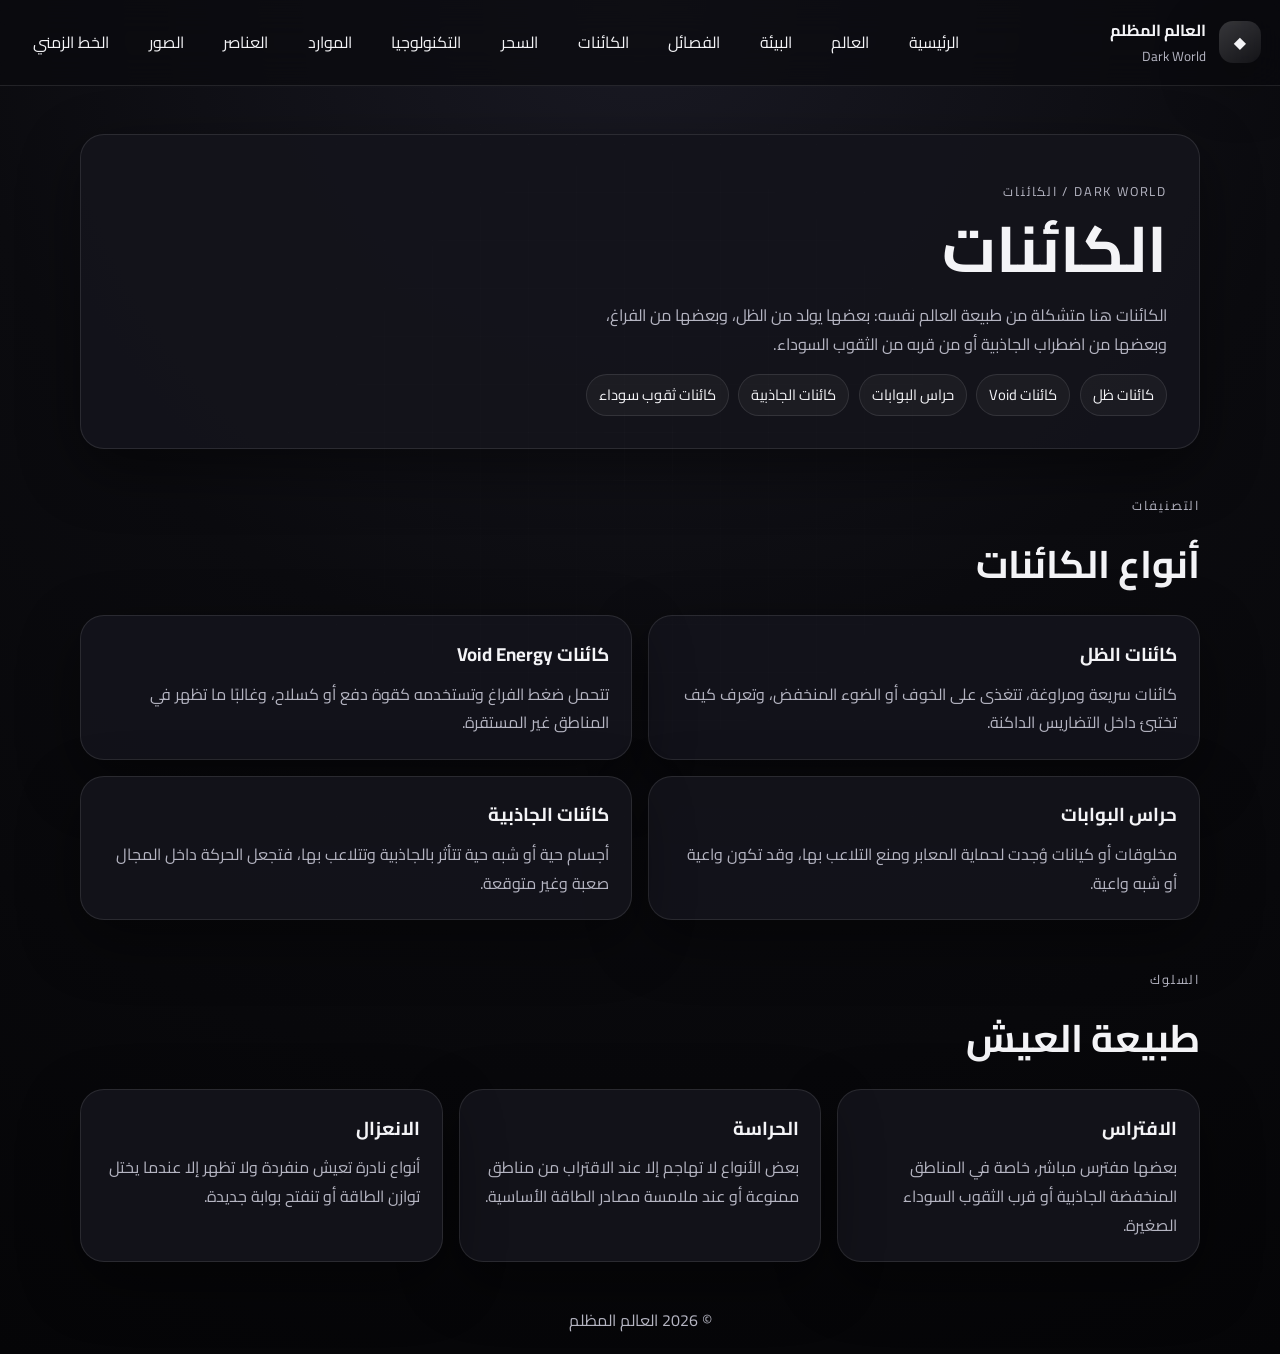
<file: pages/creatures.html>
<!DOCTYPE html>
<html lang="ar" dir="rtl">
<head>
  <meta charset="UTF-8" />
  <meta name="viewport" content="width=device-width, initial-scale=1.0" />
  <title>الكائنات | Dark World</title>
  <meta name="description" content="أنواع الكائنات التي تعيش في العالم المظلم وبيئاتها وطبيعتها وخطورتها." />
  <link rel="preconnect" href="https://fonts.googleapis.com">
  <link rel="preconnect" href="https://fonts.gstatic.com" crossorigin>
  <link href="https://fonts.googleapis.com/css2?family=Cairo:wght@400;600;700;800&display=swap" rel="stylesheet">
  <link rel="stylesheet" href="../styles.css" />
</head>
<body>
  <div class="bg-grid"></div>
  <header class="site-header">
    <a class="brand" href="../index.html"><span class="brand-mark">◆</span><span><strong>العالم المظلم</strong><small>Dark World</small></span></a>
    <button class="menu-btn" id="menuBtn" aria-label="فتح القائمة" aria-expanded="false">☰</button>
    <nav class="nav" id="nav">
      <a href="../index.html">الرئيسية</a><a href="world.html">العالم</a><a href="environment.html">البيئة</a><a href="factions.html">الفصائل</a><a href="creatures.html">الكائنات</a><a href="magic.html">السحر</a><a href="technology.html">التكنولوجيا</a><a href="resources.html">الموارد</a><a href="elements.html">العناصر</a><a href="gallery.html">الصور</a><a href="timeline.html">الخط الزمني</a>
    </nav>
  </header>
  <main>
    <section class="page-hero"><div class="hero-copy"><p class="eyebrow">Dark World / الكائنات</p><h1>الكائنات</h1><p class="page-subtitle">الكائنات هنا متشكلة من طبيعة العالم نفسه: بعضها يولد من الظل، وبعضها من الفراغ، وبعضها من اضطراب الجاذبية أو من قربه من الثقوب السوداء.</p><div class="badge-list"><span class="badge">كائنات ظل</span><span class="badge">كائنات Void</span><span class="badge">حراس البوابات</span><span class="badge">كائنات الجاذبية</span><span class="badge">كائنات ثقوب سوداء</span></div></div></section>

    <section class="section">
      <div class="section-head"><p>التصنيفات</p><h2>أنواع الكائنات</h2></div>
      <div class="page-grid two">
        <article class="page-block"><h3>كائنات الظل</h3><p>كائنات سريعة ومراوغة، تتغذى على الخوف أو الضوء المنخفض، وتعرف كيف تختبئ داخل التضاريس الداكنة.</p></article>
        <article class="page-block"><h3>كائنات Void Energy</h3><p>تتحمل ضغط الفراغ وتستخدمه كقوة دفع أو كسلاح، وغالبًا ما تظهر في المناطق غير المستقرة.</p></article>
        <article class="page-block"><h3>حراس البوابات</h3><p>مخلوقات أو كيانات وُجدت لحماية المعابر ومنع التلاعب بها، وقد تكون واعية أو شبه واعية.</p></article>
        <article class="page-block"><h3>كائنات الجاذبية</h3><p>أجسام حية أو شبه حية تتأثر بالجاذبية وتتلاعب بها، فتجعل الحركة داخل المجال صعبة وغير متوقعة.</p></article>
      </div>
    </section>

    <section class="section">
      <div class="section-head"><p>السلوك</p><h2>طبيعة العيش</h2></div>
      <div class="cards three">
        <article class="card"><h3>الافتراس</h3><p>بعضها مفترس مباشر، خاصة في المناطق المنخفضة الجاذبية أو قرب الثقوب السوداء الصغيرة.</p></article>
        <article class="card"><h3>الحراسة</h3><p>بعض الأنواع لا تهاجم إلا عند الاقتراب من مناطق ممنوعة أو عند ملامسة مصادر الطاقة الأساسية.</p></article>
        <article class="card"><h3>الانعزال</h3><p>أنواع نادرة تعيش منفردة ولا تظهر إلا عندما يختل توازن الطاقة أو تنفتح بوابة جديدة.</p></article>
      </div>
    </section>
  </main>
  <footer class="footer"><p>© <span id="year"></span> العالم المظلم</p></footer>
  <script src="../script.js"></script>
</body>
</html>
</file>
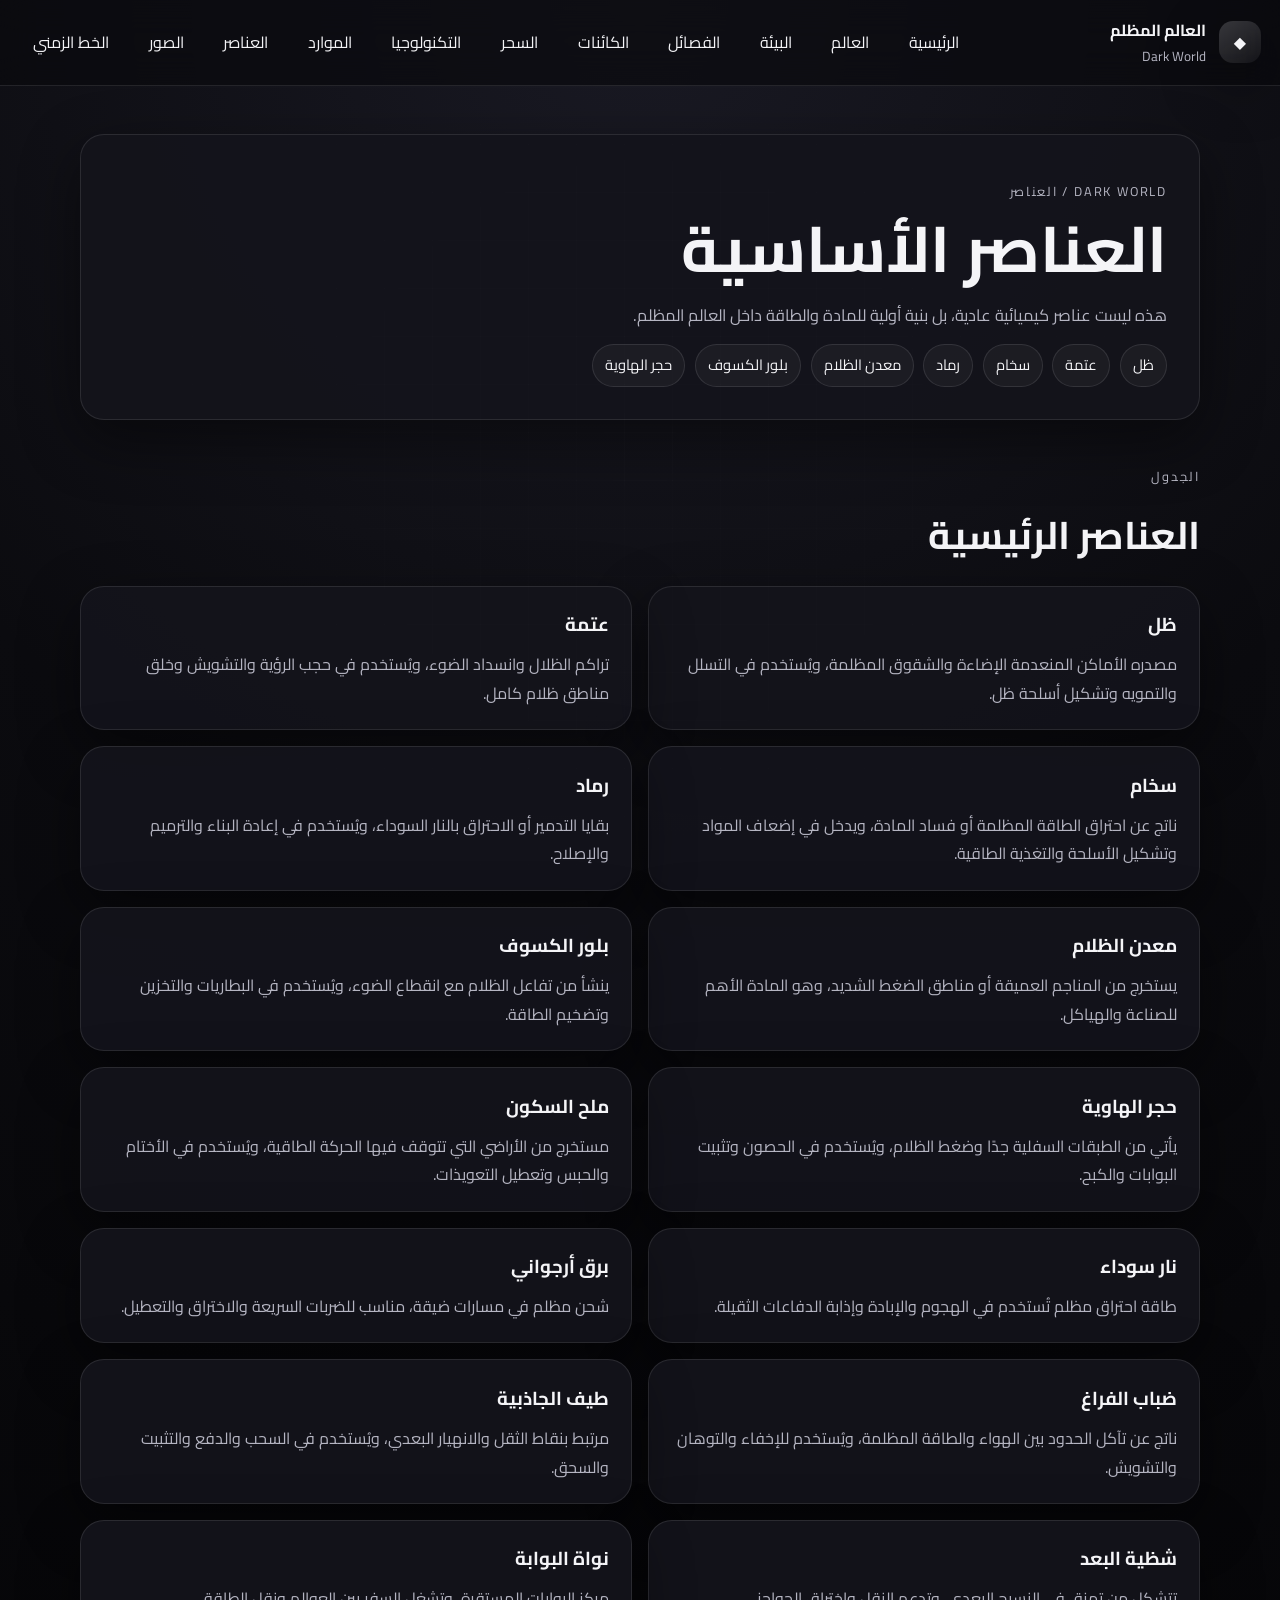
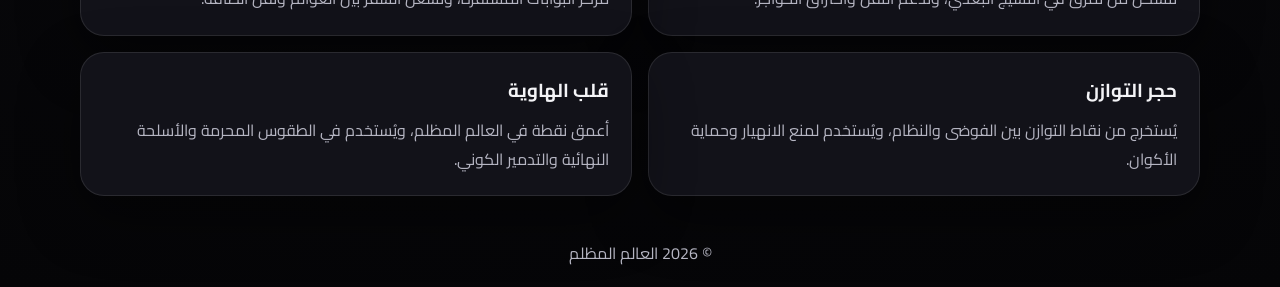
<file: pages/elements.html>
<!DOCTYPE html>
<html lang="ar" dir="rtl">
<head>
  <meta charset="UTF-8" />
  <meta name="viewport" content="width=device-width, initial-scale=1.0" />
  <title>العناصر | Dark World</title>
  <meta name="description" content="العناصر الأساسية في العالم المظلم: الظل، العتمة، السخام، الرماد، معدن الظلام، بلور الكسوف، وحجر الهاوية." />
  <link rel="preconnect" href="https://fonts.googleapis.com">
  <link rel="preconnect" href="https://fonts.gstatic.com" crossorigin>
  <link href="https://fonts.googleapis.com/css2?family=Cairo:wght@400;600;700;800&display=swap" rel="stylesheet">
  <link rel="stylesheet" href="../styles.css" />
</head>
<body>
  <div class="bg-grid"></div>
  <header class="site-header">
    <a class="brand" href="../index.html"><span class="brand-mark">◆</span><span><strong>العالم المظلم</strong><small>Dark World</small></span></a>
    <button class="menu-btn" id="menuBtn" aria-label="فتح القائمة" aria-expanded="false">☰</button>
    <nav class="nav" id="nav">
      <a href="../index.html">الرئيسية</a><a href="world.html">العالم</a><a href="environment.html">البيئة</a><a href="factions.html">الفصائل</a><a href="creatures.html">الكائنات</a><a href="magic.html">السحر</a><a href="technology.html">التكنولوجيا</a><a href="resources.html">الموارد</a><a href="elements.html">العناصر</a><a href="gallery.html">الصور</a><a href="timeline.html">الخط الزمني</a>
    </nav>
  </header>
  <main>
    <section class="page-hero"><div class="hero-copy"><p class="eyebrow">Dark World / العناصر</p><h1>العناصر الأساسية</h1><p class="page-subtitle">هذه ليست عناصر كيميائية عادية، بل بنية أولية للمادة والطاقة داخل العالم المظلم.</p><div class="badge-list"><span class="badge">ظل</span><span class="badge">عتمة</span><span class="badge">سخام</span><span class="badge">رماد</span><span class="badge">معدن الظلام</span><span class="badge">بلور الكسوف</span><span class="badge">حجر الهاوية</span></div></div></section>

    <section class="section">
      <div class="section-head"><p>الجدول</p><h2>العناصر الرئيسية</h2></div>
      <div class="page-grid two">
        <article class="page-block"><h3>ظل</h3><p>مصدره الأماكن المنعدمة الإضاءة والشقوق المظلمة، ويُستخدم في التسلل والتمويه وتشكيل أسلحة ظل.</p></article>
        <article class="page-block"><h3>عتمة</h3><p>تراكم الظلال وانسداد الضوء، ويُستخدم في حجب الرؤية والتشويش وخلق مناطق ظلام كامل.</p></article>
        <article class="page-block"><h3>سخام</h3><p>ناتج عن احتراق الطاقة المظلمة أو فساد المادة، ويدخل في إضعاف المواد وتشكيل الأسلحة والتغذية الطاقية.</p></article>
        <article class="page-block"><h3>رماد</h3><p>بقايا التدمير أو الاحتراق بالنار السوداء، ويُستخدم في إعادة البناء والترميم والإصلاح.</p></article>
        <article class="page-block"><h3>معدن الظلام</h3><p>يستخرج من المناجم العميقة أو مناطق الضغط الشديد، وهو المادة الأهم للصناعة والهياكل.</p></article>
        <article class="page-block"><h3>بلور الكسوف</h3><p>ينشأ من تفاعل الظلام مع انقطاع الضوء، ويُستخدم في البطاريات والتخزين وتضخيم الطاقة.</p></article>
        <article class="page-block"><h3>حجر الهاوية</h3><p>يأتي من الطبقات السفلية جدًا وضغط الظلام، ويُستخدم في الحصون وتثبيت البوابات والكبح.</p></article>
        <article class="page-block"><h3>ملح السكون</h3><p>مستخرج من الأراضي التي تتوقف فيها الحركة الطاقية، ويُستخدم في الأختام والحبس وتعطيل التعويذات.</p></article>
        <article class="page-block"><h3>نار سوداء</h3><p>طاقة احتراق مظلم تُستخدم في الهجوم والإبادة وإذابة الدفاعات الثقيلة.</p></article>
        <article class="page-block"><h3>برق أرجواني</h3><p>شحن مظلم في مسارات ضيقة، مناسب للضربات السريعة والاختراق والتعطيل.</p></article>
        <article class="page-block"><h3>ضباب الفراغ</h3><p>ناتج عن تآكل الحدود بين الهواء والطاقة المظلمة، ويُستخدم للإخفاء والتوهان والتشويش.</p></article>
        <article class="page-block"><h3>طيف الجاذبية</h3><p>مرتبط بنقاط الثقل والانهيار البعدي، ويُستخدم في السحب والدفع والتثبيت والسحق.</p></article>
        <article class="page-block"><h3>شظية البعد</h3><p>تتشكل من تمزق في النسيج البعدي، وتدعم النقل واختراق الحواجز.</p></article>
        <article class="page-block"><h3>نواة البوابة</h3><p>مركز البوابات المستقرة، وتشغل السفر بين العوالم ونقل الطاقة.</p></article>
        <article class="page-block"><h3>حجر التوازن</h3><p>يُستخرج من نقاط التوازن بين الفوضى والنظام، ويُستخدم لمنع الانهيار وحماية الأكوان.</p></article>
        <article class="page-block"><h3>قلب الهاوية</h3><p>أعمق نقطة في العالم المظلم، ويُستخدم في الطقوس المحرمة والأسلحة النهائية والتدمير الكوني.</p></article>
      </div>
    </section>
  </main>
  <footer class="footer"><p>© <span id="year"></span> العالم المظلم</p></footer>
  <script src="../script.js"></script>
</body>
</html>
</file>
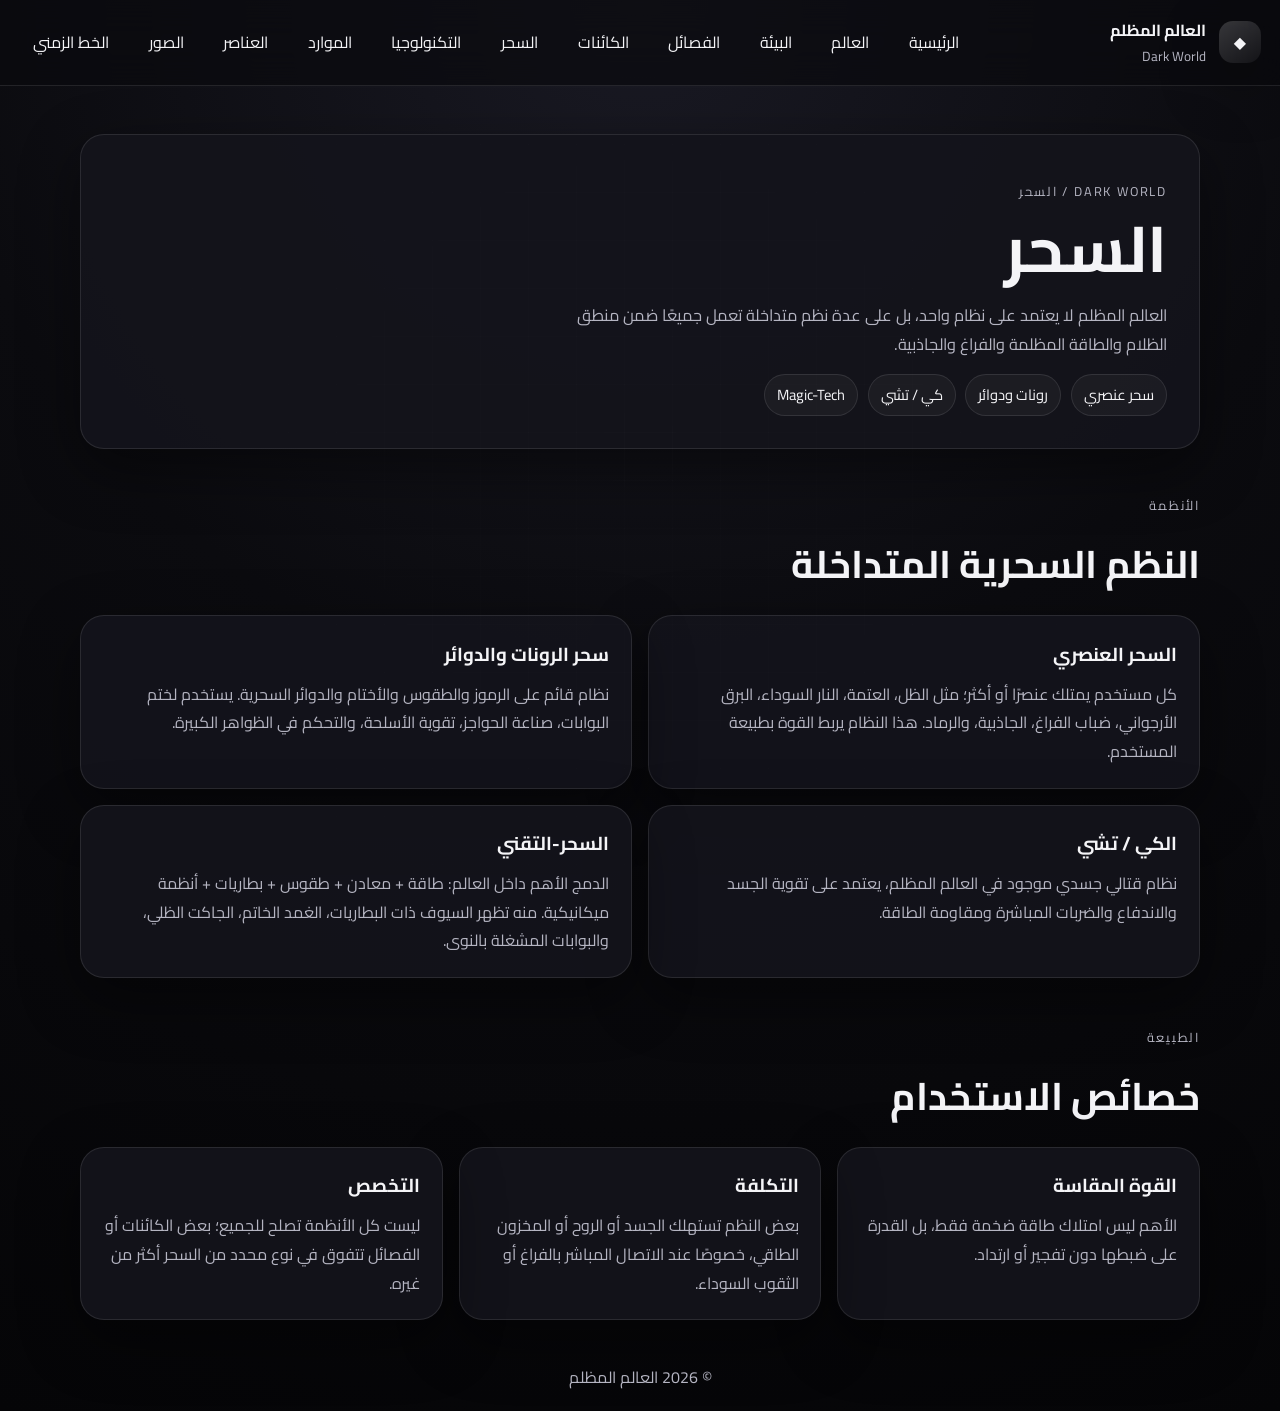
<file: pages/magic.html>
<!DOCTYPE html>
<html lang="ar" dir="rtl">
<head>
  <meta charset="UTF-8" />
  <meta name="viewport" content="width=device-width, initial-scale=1.0" />
  <title>السحر | Dark World</title>
  <meta name="description" content="أنظمة السحر في العالم المظلم: العناصر، الرونات، الكي، والسحر-التقني." />
  <link rel="preconnect" href="https://fonts.googleapis.com">
  <link rel="preconnect" href="https://fonts.gstatic.com" crossorigin>
  <link href="https://fonts.googleapis.com/css2?family=Cairo:wght@400;600;700;800&display=swap" rel="stylesheet">
  <link rel="stylesheet" href="../styles.css" />
</head>
<body>
  <div class="bg-grid"></div>
  <header class="site-header">
    <a class="brand" href="../index.html"><span class="brand-mark">◆</span><span><strong>العالم المظلم</strong><small>Dark World</small></span></a>
    <button class="menu-btn" id="menuBtn" aria-label="فتح القائمة" aria-expanded="false">☰</button>
    <nav class="nav" id="nav">
      <a href="../index.html">الرئيسية</a><a href="world.html">العالم</a><a href="environment.html">البيئة</a><a href="factions.html">الفصائل</a><a href="creatures.html">الكائنات</a><a href="magic.html">السحر</a><a href="technology.html">التكنولوجيا</a><a href="resources.html">الموارد</a><a href="elements.html">العناصر</a><a href="gallery.html">الصور</a><a href="timeline.html">الخط الزمني</a>
    </nav>
  </header>
  <main>
    <section class="page-hero"><div class="hero-copy"><p class="eyebrow">Dark World / السحر</p><h1>السحر</h1><p class="page-subtitle">العالم المظلم لا يعتمد على نظام واحد، بل على عدة نظم متداخلة تعمل جميعًا ضمن منطق الظلام والطاقة المظلمة والفراغ والجاذبية.</p><div class="badge-list"><span class="badge">سحر عنصري</span><span class="badge">رونات ودوائر</span><span class="badge">كي / تشي</span><span class="badge">Magic-Tech</span></div></div></section>

    <section class="section">
      <div class="section-head"><p>الأنظمة</p><h2>النظم السحرية المتداخلة</h2></div>
      <div class="page-grid two">
        <article class="page-block"><h3>السحر العنصري</h3><p>كل مستخدم يمتلك عنصرًا أو أكثر؛ مثل الظل، العتمة، النار السوداء، البرق الأرجواني، ضباب الفراغ، الجاذبية، والرماد. هذا النظام يربط القوة بطبيعة المستخدم.</p></article>
        <article class="page-block"><h3>سحر الرونات والدوائر</h3><p>نظام قائم على الرموز والطقوس والأختام والدوائر السحرية. يستخدم لختم البوابات، صناعة الحواجز، تقوية الأسلحة، والتحكم في الظواهر الكبيرة.</p></article>
        <article class="page-block"><h3>الكي / تشي</h3><p>نظام قتالي جسدي موجود في العالم المظلم، يعتمد على تقوية الجسد والاندفاع والضربات المباشرة ومقاومة الطاقة.</p></article>
        <article class="page-block"><h3>السحر-التقني</h3><p>الدمج الأهم داخل العالم: طاقة + معادن + طقوس + بطاريات + أنظمة ميكانيكية. منه تظهر السيوف ذات البطاريات، الغمد الخاتم، الجاكت الظلي، والبوابات المشغلة بالنوى.</p></article>
      </div>
    </section>

    <section class="section">
      <div class="section-head"><p>الطبيعة</p><h2>خصائص الاستخدام</h2></div>
      <div class="cards three">
        <article class="card"><h3>القوة المقاسة</h3><p>الأهم ليس امتلاك طاقة ضخمة فقط، بل القدرة على ضبطها دون تفجير أو ارتداد.</p></article>
        <article class="card"><h3>التكلفة</h3><p>بعض النظم تستهلك الجسد أو الروح أو المخزون الطاقي، خصوصًا عند الاتصال المباشر بالفراغ أو الثقوب السوداء.</p></article>
        <article class="card"><h3>التخصص</h3><p>ليست كل الأنظمة تصلح للجميع؛ بعض الكائنات أو الفصائل تتفوق في نوع محدد من السحر أكثر من غيره.</p></article>
      </div>
    </section>
  </main>
  <footer class="footer"><p>© <span id="year"></span> العالم المظلم</p></footer>
  <script src="../script.js"></script>
</body>
</html>
</file>
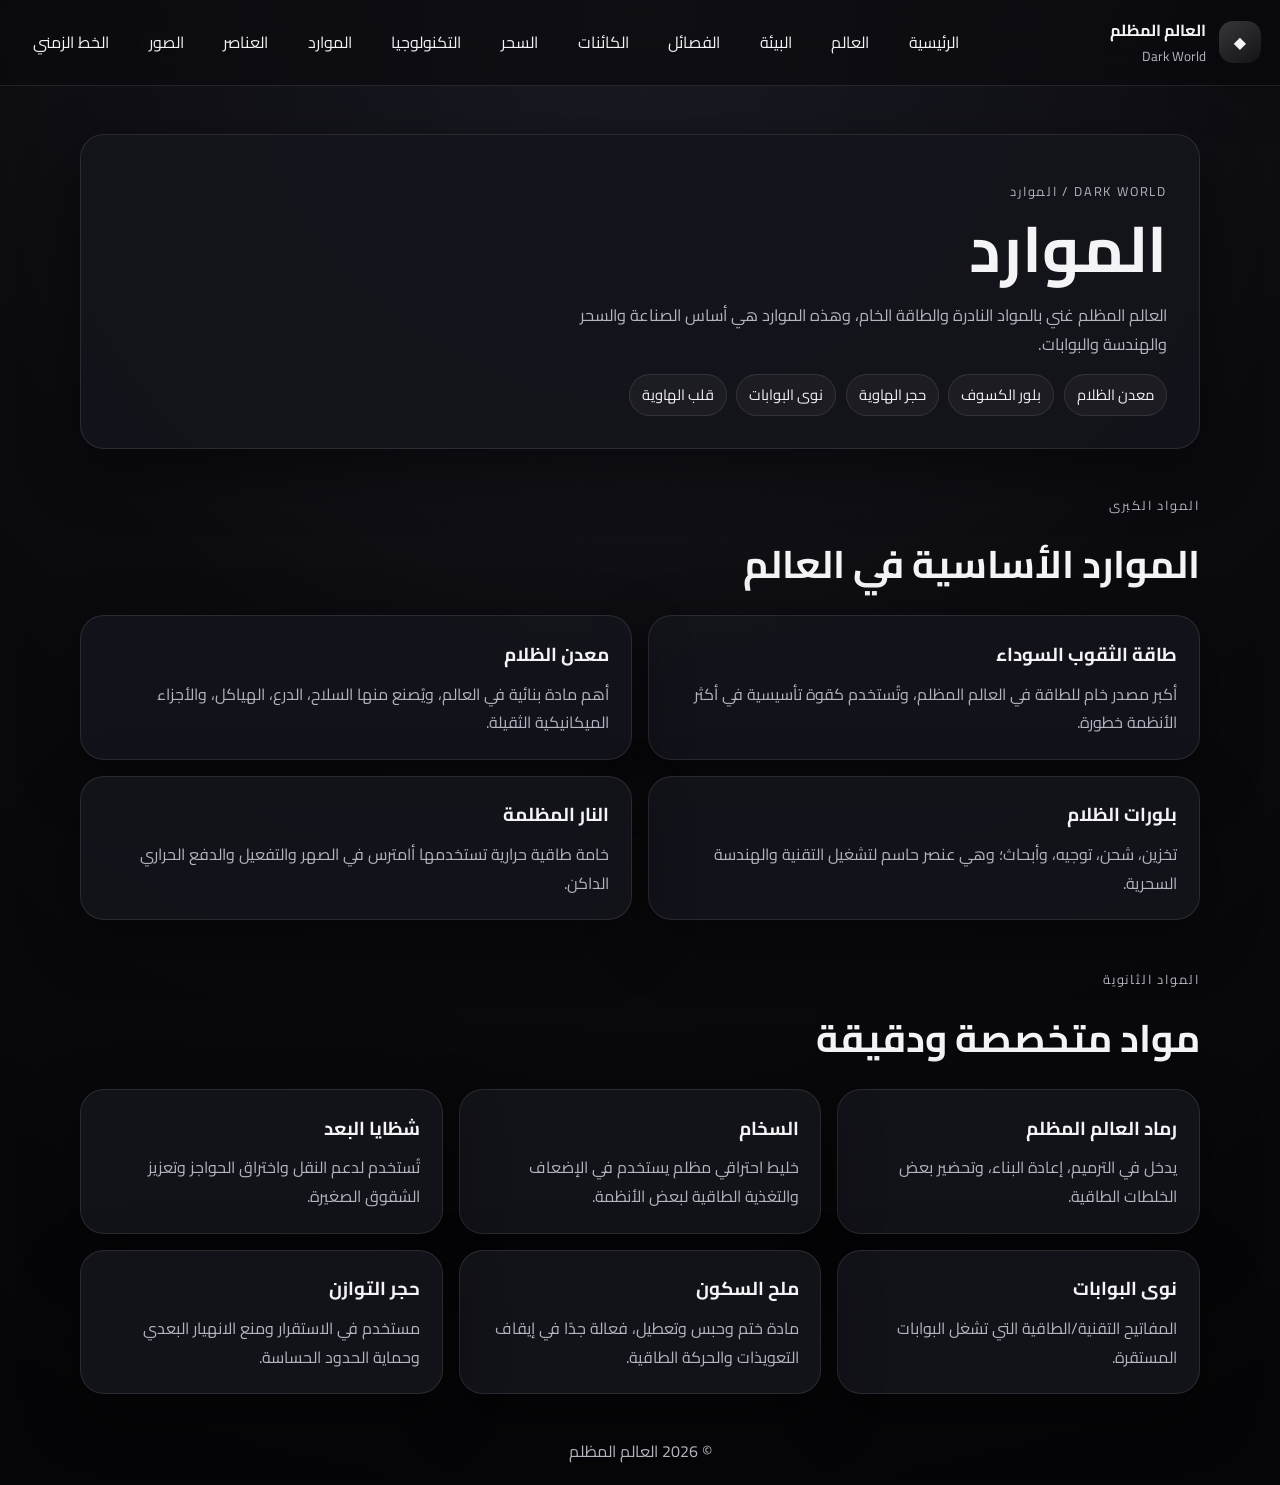
<file: pages/resources.html>
<!DOCTYPE html>
<html lang="ar" dir="rtl">
<head>
  <meta charset="UTF-8" />
  <meta name="viewport" content="width=device-width, initial-scale=1.0" />
  <title>الموارد | Dark World</title>
  <meta name="description" content="الموارد الأساسية في العالم المظلم: معدن الظلام، بلورات الظلام، طاقة الثقوب السوداء، والنوات." />
  <link rel="preconnect" href="https://fonts.googleapis.com">
  <link rel="preconnect" href="https://fonts.gstatic.com" crossorigin>
  <link href="https://fonts.googleapis.com/css2?family=Cairo:wght@400;600;700;800&display=swap" rel="stylesheet">
  <link rel="stylesheet" href="../styles.css" />
</head>
<body>
  <div class="bg-grid"></div>
  <header class="site-header">
    <a class="brand" href="../index.html"><span class="brand-mark">◆</span><span><strong>العالم المظلم</strong><small>Dark World</small></span></a>
    <button class="menu-btn" id="menuBtn" aria-label="فتح القائمة" aria-expanded="false">☰</button>
    <nav class="nav" id="nav">
      <a href="../index.html">الرئيسية</a><a href="world.html">العالم</a><a href="environment.html">البيئة</a><a href="factions.html">الفصائل</a><a href="creatures.html">الكائنات</a><a href="magic.html">السحر</a><a href="technology.html">التكنولوجيا</a><a href="resources.html">الموارد</a><a href="elements.html">العناصر</a><a href="gallery.html">الصور</a><a href="timeline.html">الخط الزمني</a>
    </nav>
  </header>
  <main>
    <section class="page-hero"><div class="hero-copy"><p class="eyebrow">Dark World / الموارد</p><h1>الموارد</h1><p class="page-subtitle">العالم المظلم غني بالمواد النادرة والطاقة الخام، وهذه الموارد هي أساس الصناعة والسحر والهندسة والبوابات.</p><div class="badge-list"><span class="badge">معدن الظلام</span><span class="badge">بلور الكسوف</span><span class="badge">حجر الهاوية</span><span class="badge">نوى البوابات</span><span class="badge">قلب الهاوية</span></div></div></section>

    <section class="section">
      <div class="section-head"><p>المواد الكبرى</p><h2>الموارد الأساسية في العالم</h2></div>
      <div class="page-grid two">
        <article class="page-block"><h3>طاقة الثقوب السوداء</h3><p>أكبر مصدر خام للطاقة في العالم المظلم، وتُستخدم كقوة تأسيسية في أكثر الأنظمة خطورة.</p></article>
        <article class="page-block"><h3>معدن الظلام</h3><p>أهم مادة بنائية في العالم، ويُصنع منها السلاح، الدرع، الهياكل، والأجزاء الميكانيكية الثقيلة.</p></article>
        <article class="page-block"><h3>بلورات الظلام</h3><p>تخزين، شحن، توجيه، وأبحاث؛ وهي عنصر حاسم لتشغيل التقنية والهندسة السحرية.</p></article>
        <article class="page-block"><h3>النار المظلمة</h3><p>خامة طاقية حرارية تستخدمها أامترس في الصهر والتفعيل والدفع الحراري الداكن.</p></article>
      </div>
    </section>

    <section class="section">
      <div class="section-head"><p>المواد الثانوية</p><h2>مواد متخصصة ودقيقة</h2></div>
      <div class="cards three">
        <article class="card"><h3>رماد العالم المظلم</h3><p>يدخل في الترميم، إعادة البناء، وتحضير بعض الخلطات الطاقية.</p></article>
        <article class="card"><h3>السخام</h3><p>خليط احتراقي مظلم يستخدم في الإضعاف والتغذية الطاقية لبعض الأنظمة.</p></article>
        <article class="card"><h3>شظايا البعد</h3><p>تُستخدم لدعم النقل واختراق الحواجز وتعزيز الشقوق الصغيرة.</p></article>
        <article class="card"><h3>نوى البوابات</h3><p>المفاتيح التقنية/الطاقية التي تشغل البوابات المستقرة.</p></article>
        <article class="card"><h3>ملح السكون</h3><p>مادة ختم وحبس وتعطيل، فعالة جدًا في إيقاف التعويذات والحركة الطاقية.</p></article>
        <article class="card"><h3>حجر التوازن</h3><p>مستخدم في الاستقرار ومنع الانهيار البعدي وحماية الحدود الحساسة.</p></article>
      </div>
    </section>
  </main>
  <footer class="footer"><p>© <span id="year"></span> العالم المظلم</p></footer>
  <script src="../script.js"></script>
</body>
</html>
</file>
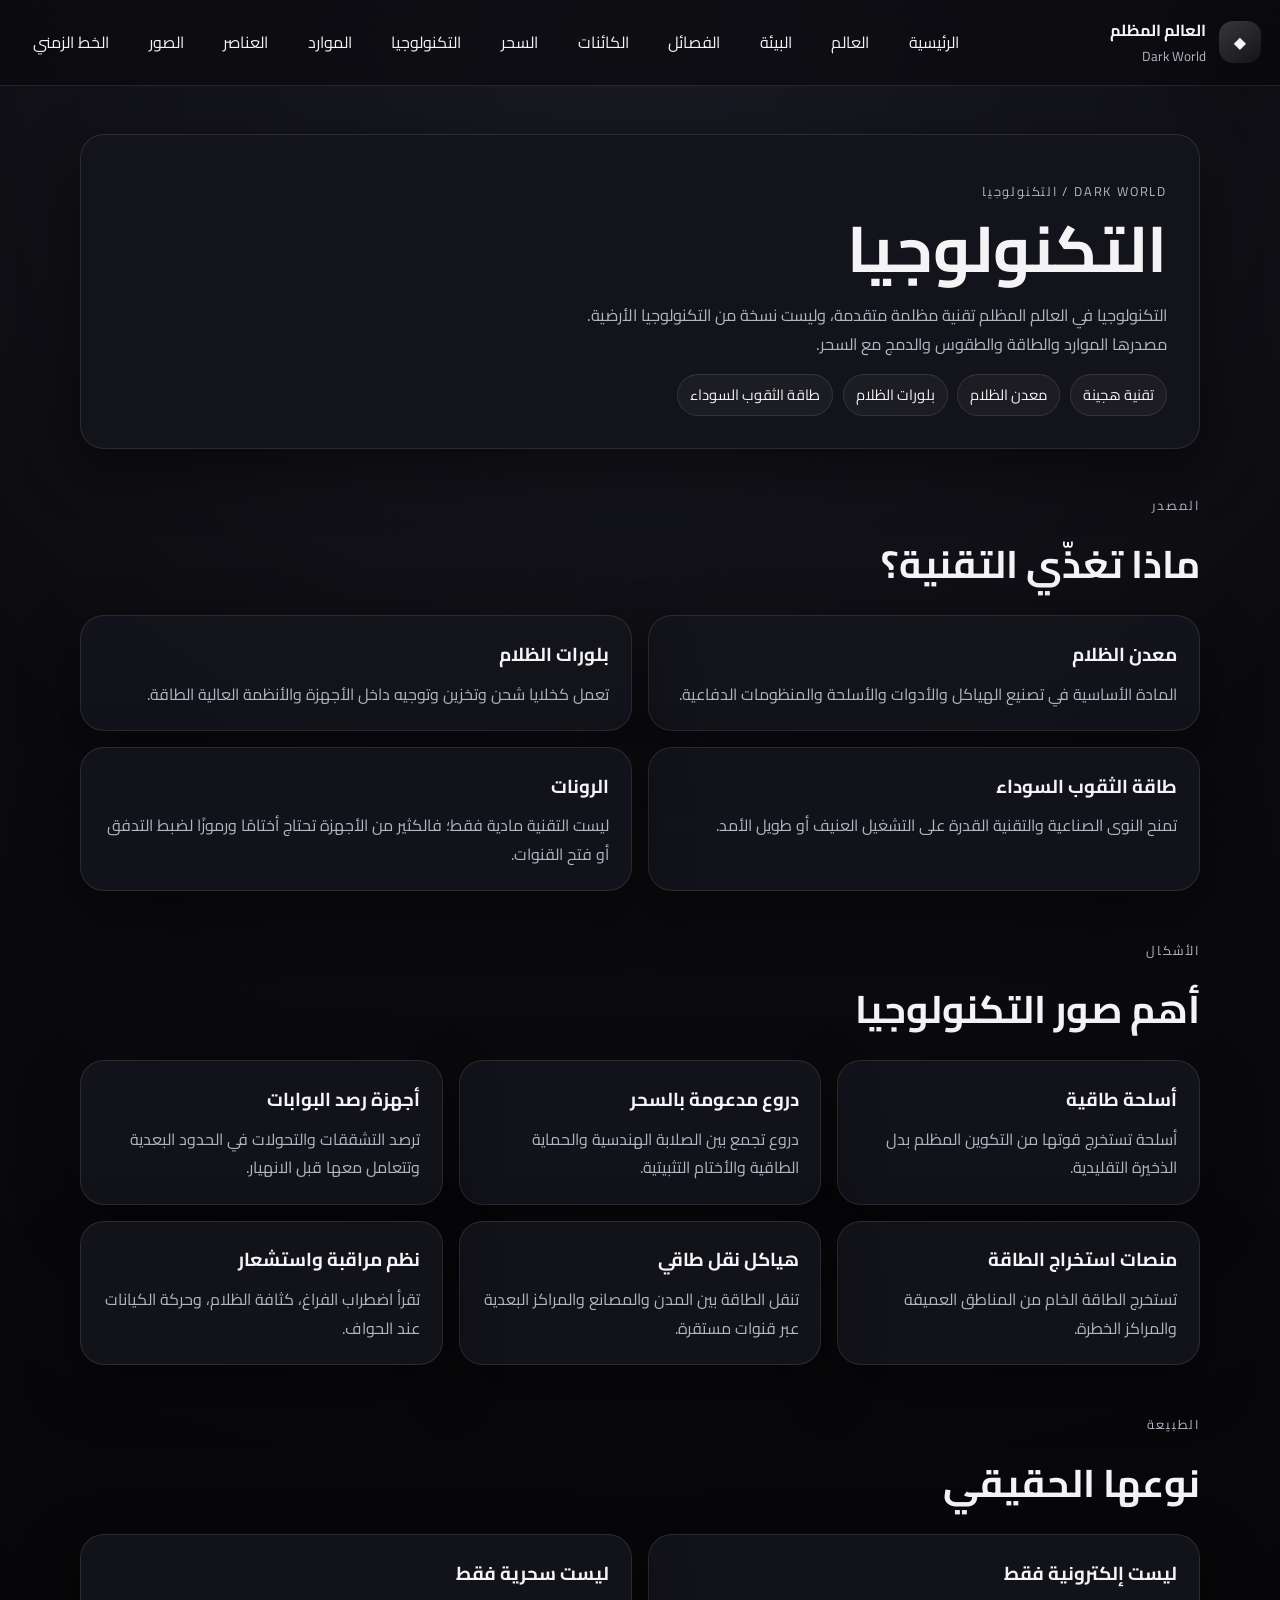
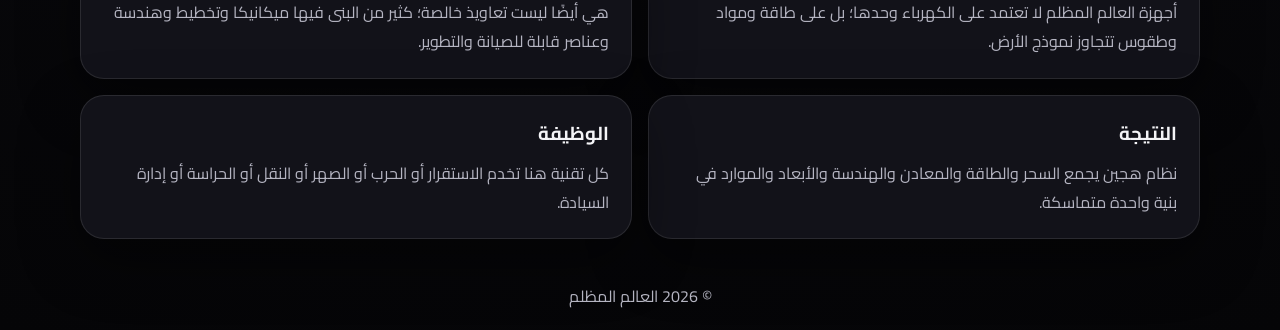
<file: pages/technology.html>
<!DOCTYPE html>
<html lang="ar" dir="rtl">
<head>
  <meta charset="UTF-8" />
  <meta name="viewport" content="width=device-width, initial-scale=1.0" />
  <title>التكنولوجيا | Dark World</title>
  <meta name="description" content="التكنولوجيا في العالم المظلم واعتمادها على معدن الظلام وبلورات الظلام والطاقة البعدية والدمج مع السحر." />
  <link rel="preconnect" href="https://fonts.googleapis.com">
  <link rel="preconnect" href="https://fonts.gstatic.com" crossorigin>
  <link href="https://fonts.googleapis.com/css2?family=Cairo:wght@400;600;700;800&display=swap" rel="stylesheet">
  <link rel="stylesheet" href="../styles.css" />
</head>
<body>
  <div class="bg-grid"></div>
  <header class="site-header">
    <a class="brand" href="../index.html"><span class="brand-mark">◆</span><span><strong>العالم المظلم</strong><small>Dark World</small></span></a>
    <button class="menu-btn" id="menuBtn" aria-label="فتح القائمة" aria-expanded="false">☰</button>
    <nav class="nav" id="nav">
      <a href="../index.html">الرئيسية</a><a href="world.html">العالم</a><a href="environment.html">البيئة</a><a href="factions.html">الفصائل</a><a href="creatures.html">الكائنات</a><a href="magic.html">السحر</a><a href="technology.html">التكنولوجيا</a><a href="resources.html">الموارد</a><a href="elements.html">العناصر</a><a href="gallery.html">الصور</a><a href="timeline.html">الخط الزمني</a>
    </nav>
  </header>
  <main>
    <section class="page-hero"><div class="hero-copy"><p class="eyebrow">Dark World / التكنولوجيا</p><h1>التكنولوجيا</h1><p class="page-subtitle">التكنولوجيا في العالم المظلم تقنية مظلمة متقدمة، وليست نسخة من التكنولوجيا الأرضية. مصدرها الموارد والطاقة والطقوس والدمج مع السحر.</p><div class="badge-list"><span class="badge">تقنية هجينة</span><span class="badge">معدن الظلام</span><span class="badge">بلورات الظلام</span><span class="badge">طاقة الثقوب السوداء</span></div></div></section>

    <section class="section">
      <div class="section-head"><p>المصدر</p><h2>ماذا تغذّي التقنية؟</h2></div>
      <div class="page-grid two">
        <article class="page-block"><h3>معدن الظلام</h3><p>المادة الأساسية في تصنيع الهياكل والأدوات والأسلحة والمنظومات الدفاعية.</p></article>
        <article class="page-block"><h3>بلورات الظلام</h3><p>تعمل كخلايا شحن وتخزين وتوجيه داخل الأجهزة والأنظمة العالية الطاقة.</p></article>
        <article class="page-block"><h3>طاقة الثقوب السوداء</h3><p>تمنح النوى الصناعية والتقنية القدرة على التشغيل العنيف أو طويل الأمد.</p></article>
        <article class="page-block"><h3>الرونات</h3><p>ليست التقنية مادية فقط؛ فالكثير من الأجهزة تحتاج أختامًا ورموزًا لضبط التدفق أو فتح القنوات.</p></article>
      </div>
    </section>

    <section class="section">
      <div class="section-head"><p>الأشكال</p><h2>أهم صور التكنولوجيا</h2></div>
      <div class="cards three">
        <article class="card"><h3>أسلحة طاقية</h3><p>أسلحة تستخرج قوتها من التكوين المظلم بدل الذخيرة التقليدية.</p></article>
        <article class="card"><h3>دروع مدعومة بالسحر</h3><p>دروع تجمع بين الصلابة الهندسية والحماية الطاقية والأختام التثبيتية.</p></article>
        <article class="card"><h3>أجهزة رصد البوابات</h3><p>ترصد التشققات والتحولات في الحدود البعدية وتتعامل معها قبل الانهيار.</p></article>
        <article class="card"><h3>منصات استخراج الطاقة</h3><p>تستخرج الطاقة الخام من المناطق العميقة والمراكز الخطرة.</p></article>
        <article class="card"><h3>هياكل نقل طاقي</h3><p>تنقل الطاقة بين المدن والمصانع والمراكز البعدية عبر قنوات مستقرة.</p></article>
        <article class="card"><h3>نظم مراقبة واستشعار</h3><p>تقرأ اضطراب الفراغ، كثافة الظلام، وحركة الكيانات عند الحواف.</p></article>
      </div>
    </section>

    <section class="section">
      <div class="section-head"><p>الطبيعة</p><h2>نوعها الحقيقي</h2></div>
      <div class="page-grid two">
        <article class="page-block"><h3>ليست إلكترونية فقط</h3><p>أجهزة العالم المظلم لا تعتمد على الكهرباء وحدها؛ بل على طاقة ومواد وطقوس تتجاوز نموذج الأرض.</p></article>
        <article class="page-block"><h3>ليست سحرية فقط</h3><p>هي أيضًا ليست تعاويذ خالصة؛ كثير من البنى فيها ميكانيكا وتخطيط وهندسة وعناصر قابلة للصيانة والتطوير.</p></article>
        <article class="page-block"><h3>النتيجة</h3><p>نظام هجين يجمع السحر والطاقة والمعادن والهندسة والأبعاد والموارد في بنية واحدة متماسكة.</p></article>
        <article class="page-block"><h3>الوظيفة</h3><p>كل تقنية هنا تخدم الاستقرار أو الحرب أو الصهر أو النقل أو الحراسة أو إدارة السيادة.</p></article>
      </div>
    </section>
  </main>
  <footer class="footer"><p>© <span id="year"></span> العالم المظلم</p></footer>
  <script src="../script.js"></script>
</body>
</html>
</file>
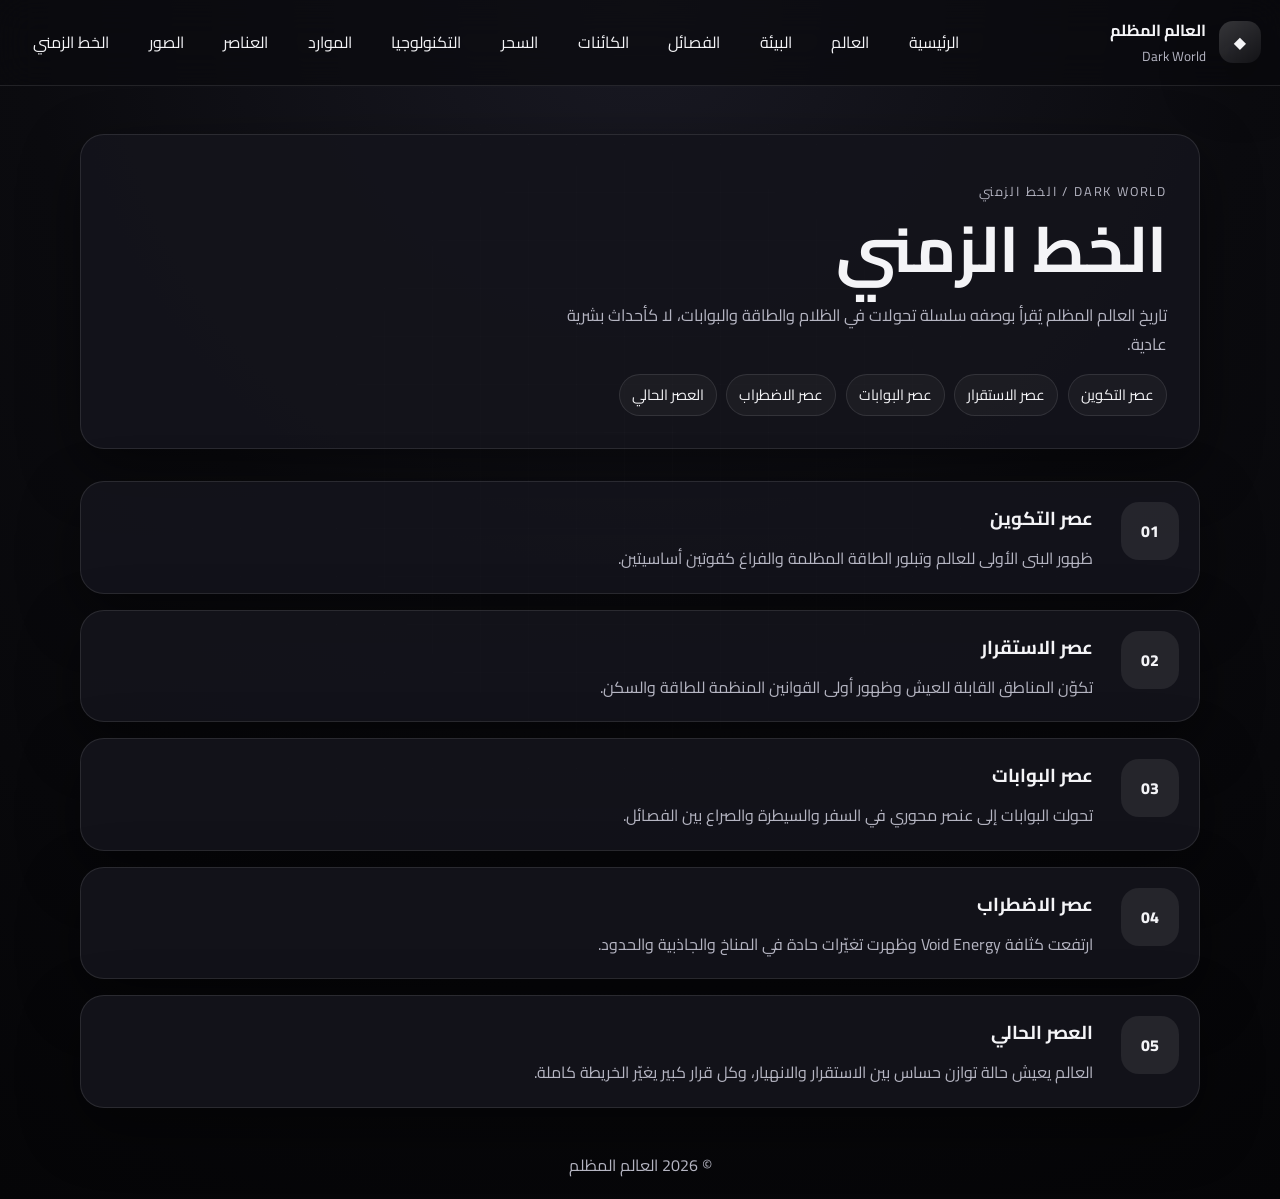
<file: pages/timeline.html>
<!DOCTYPE html>
<html lang="ar" dir="rtl">
<head>
  <meta charset="UTF-8" />
  <meta name="viewport" content="width=device-width, initial-scale=1.0" />
  <title>الخط الزمني | Dark World</title>
  <meta name="description" content="الخط الزمني لتطور العالم المظلم من التكوين إلى العصر الحالي." />
  <link rel="preconnect" href="https://fonts.googleapis.com">
  <link rel="preconnect" href="https://fonts.gstatic.com" crossorigin>
  <link href="https://fonts.googleapis.com/css2?family=Cairo:wght@400;600;700;800&display=swap" rel="stylesheet">
  <link rel="stylesheet" href="../styles.css" />
</head>
<body>
  <div class="bg-grid"></div>
  <header class="site-header">
    <a class="brand" href="../index.html"><span class="brand-mark">◆</span><span><strong>العالم المظلم</strong><small>Dark World</small></span></a>
    <button class="menu-btn" id="menuBtn" aria-label="فتح القائمة" aria-expanded="false">☰</button>
    <nav class="nav" id="nav">
      <a href="../index.html">الرئيسية</a><a href="world.html">العالم</a><a href="environment.html">البيئة</a><a href="factions.html">الفصائل</a><a href="creatures.html">الكائنات</a><a href="magic.html">السحر</a><a href="technology.html">التكنولوجيا</a><a href="resources.html">الموارد</a><a href="elements.html">العناصر</a><a href="gallery.html">الصور</a><a href="timeline.html">الخط الزمني</a>
    </nav>
  </header>
  <main>
    <section class="page-hero"><div class="hero-copy"><p class="eyebrow">Dark World / الخط الزمني</p><h1>الخط الزمني</h1><p class="page-subtitle">تاريخ العالم المظلم يُقرأ بوصفه سلسلة تحولات في الظلام والطاقة والبوابات، لا كأحداث بشرية عادية.</p><div class="badge-list"><span class="badge">عصر التكوين</span><span class="badge">عصر الاستقرار</span><span class="badge">عصر البوابات</span><span class="badge">عصر الاضطراب</span><span class="badge">العصر الحالي</span></div></div></section>

    <section class="section">
      <div class="timeline">
        <div class="timeline-item"><span>01</span><div><h3>عصر التكوين</h3><p>ظهور البنى الأولى للعالم وتبلور الطاقة المظلمة والفراغ كقوتين أساسيتين.</p></div></div>
        <div class="timeline-item"><span>02</span><div><h3>عصر الاستقرار</h3><p>تكوّن المناطق القابلة للعيش وظهور أولى القوانين المنظمة للطاقة والسكن.</p></div></div>
        <div class="timeline-item"><span>03</span><div><h3>عصر البوابات</h3><p>تحولت البوابات إلى عنصر محوري في السفر والسيطرة والصراع بين الفصائل.</p></div></div>
        <div class="timeline-item"><span>04</span><div><h3>عصر الاضطراب</h3><p>ارتفعت كثافة Void Energy وظهرت تغيّرات حادة في المناخ والجاذبية والحدود.</p></div></div>
        <div class="timeline-item"><span>05</span><div><h3>العصر الحالي</h3><p>العالم يعيش حالة توازن حساس بين الاستقرار والانهيار، وكل قرار كبير يغيّر الخريطة كاملة.</p></div></div>
      </div>
    </section>
  </main>
  <footer class="footer"><p>© <span id="year"></span> العالم المظلم</p></footer>
  <script src="../script.js"></script>
</body>
</html>
</file>
<file: styles.css>
:root {
  --bg: #0b0b0f;
  --panel: rgba(20, 20, 28, 0.92);
  --panel-2: rgba(255, 255, 255, 0.04);
  --text: #f4f4f7;
  --muted: #b5b5c2;
  --line: rgba(255, 255, 255, 0.10);
  --accent: #e5e5e5;
  --shadow: 0 20px 60px rgba(0, 0, 0, 0.45);
}

* { box-sizing: border-box; }
html { scroll-behavior: smooth; }
body {
  margin: 0;
  overflow-x: hidden;
  font-family: 'Cairo', system-ui, sans-serif;
  background: radial-gradient(circle at top, #1a1a24 0%, #0b0b0f 45%, #050507 100%);
  color: var(--text);
  line-height: 1.8;
}

a { color: inherit; text-decoration: none; }
button { font: inherit; }
img, video, canvas, svg { max-width: 100%; height: auto; }

.bg-grid {
  position: fixed;
  inset: 0;
  pointer-events: none;
  background-image:
    linear-gradient(rgba(255,255,255,0.03) 1px, transparent 1px),
    linear-gradient(90deg, rgba(255,255,255,0.03) 1px, transparent 1px);
  background-size: 48px 48px;
  mask-image: radial-gradient(circle at center, black, transparent 85%);
  opacity: 0.4;
}

.site-header {
  position: sticky;
  top: 0;
  z-index: 20;
  display: flex;
  align-items: center;
  justify-content: space-between;
  gap: 0.85rem;
  padding: 1rem 1.2rem;
  backdrop-filter: blur(18px);
  background: rgba(10, 10, 14, 0.72);
  border-bottom: 1px solid var(--line);
}

.brand {
  display: inline-flex;
  align-items: center;
  gap: 0.8rem;
  min-width: 0;
}
.brand strong { display: block; font-size: 1rem; }
.brand small { display: block; color: var(--muted); }
.brand-mark {
  width: 42px;
  height: 42px;
  border-radius: 14px;
  display: grid;
  place-items: center;
  background: linear-gradient(145deg, rgba(255,255,255,0.18), rgba(255,255,255,0.04));
  box-shadow: var(--shadow);
  flex: none;
}

.nav {
  display: flex;
  align-items: center;
  gap: 0.75rem;
  flex-wrap: wrap;
  justify-content: flex-end;
}
.nav a, .lang-btn {
  color: var(--text);
  padding: 0.55rem 0.8rem;
  border-radius: 999px;
  border: 1px solid transparent;
  white-space: nowrap;
}
.nav a:hover, .lang-btn:hover {
  background: var(--panel-2);
  border-color: var(--line);
}
.lang-btn, .menu-btn {
  background: rgba(255,255,255,0.04);
  color: var(--text);
  border: 1px solid var(--line);
  cursor: pointer;
}
.menu-btn { display: none; width: 42px; height: 42px; border-radius: 12px; flex: none; }

main { width: min(1120px, calc(100% - 2rem)); margin: 0 auto; }
.hero {
  display: grid;
  grid-template-columns: 1.5fr 0.9fr;
  gap: 1.2rem;
  padding: 4rem 0 2rem;
  align-items: stretch;
}
.hero-copy, .hero-panel, .card, .contact, .timeline-item, .page-block, .image-card {
  background: var(--panel);
  border: 1px solid var(--line);
  border-radius: 24px;
  box-shadow: var(--shadow);
}
.hero-copy { padding: 2rem; min-width: 0; }
.hero-panel { padding: 1.2rem; display: grid; gap: 1rem; }
.eyebrow, .section-head p {
  text-transform: uppercase;
  letter-spacing: 0.14em;
  color: var(--muted);
  font-size: 0.8rem;
}
h1 { font-size: clamp(2.2rem, 5vw, 4.8rem); line-height: 1.08; margin: 0.2rem 0 1rem; }
.lead { color: var(--muted); font-size: 1.08rem; margin: 0 0 1.4rem; max-width: 62ch; }
.hero-actions { display: flex; flex-wrap: wrap; gap: 0.8rem; }
.btn {
  display: inline-flex;
  align-items: center;
  justify-content: center;
  padding: 0.9rem 1.2rem;
  border-radius: 999px;
  border: 1px solid var(--line);
}
.btn.primary { background: var(--text); color: #09090d; font-weight: 800; }
.btn.secondary { background: rgba(255,255,255,0.04); }

.stat {
  padding: 1rem 1.1rem;
  border-radius: 18px;
  background: rgba(255,255,255,0.04);
  border: 1px solid rgba(255,255,255,0.06);
}
.stat span { color: var(--muted); font-size: 0.9rem; display: block; margin-bottom: 0.3rem; }
.stat strong { font-size: 1rem; }

.section { padding: 1rem 0 1.2rem; }
.section-head { margin-bottom: 1rem; }
.section-head h2 { margin: 0; font-size: clamp(1.5rem, 3vw, 2.5rem); }
.cards { display: grid; gap: 1rem; }
.cards.two { grid-template-columns: repeat(2, minmax(0, 1fr)); }
.cards.three { grid-template-columns: repeat(3, minmax(0, 1fr)); }
.card, .contact, .page-block { padding: 1.35rem; min-width: 0; }
.card h3, .timeline-item h3, .page-block h3 { margin-top: 0; margin-bottom: 0.5rem; }
.card p, .timeline-item p, .contact p, .page-block p { margin: 0; color: var(--muted); }

.character { display: flex; gap: 1rem; align-items: center; }
.avatar {
  width: 56px;
  height: 56px;
  border-radius: 18px;
  display: grid;
  place-items: center;
  background: linear-gradient(145deg, #f4f4f7, #8d8d97);
  color: #0a0a0d;
  font-weight: 800;
  flex: none;
}

.timeline { display: grid; gap: 1rem; }
.timeline-item {
  display: grid;
  grid-template-columns: 70px 1fr;
  gap: 1rem;
  align-items: start;
  padding: 1.25rem;
}
.timeline-item span {
  width: 58px;
  height: 58px;
  border-radius: 18px;
  display: grid;
  place-items: center;
  background: rgba(255,255,255,0.08);
  font-weight: 800;
}

.page-hero { padding: 3rem 0 1rem; }
.page-hero .hero-copy { padding: 2rem; }
.page-subtitle {
  color: var(--muted);
  margin: 0 0 0.9rem;
  font-size: 1.02rem;
  max-width: 68ch;
}
.page-grid { display: grid; gap: 1rem; }
.page-grid.two { grid-template-columns: repeat(2, minmax(0, 1fr)); }
.page-grid.three { grid-template-columns: repeat(3, minmax(0, 1fr)); }
.badge-list {
  display: flex;
  flex-wrap: wrap;
  gap: 0.6rem;
  margin-top: 0.8rem;
}
.badge {
  border: 1px solid var(--line);
  background: rgba(255,255,255,0.04);
  padding: 0.45rem 0.75rem;
  border-radius: 999px;
  color: var(--text);
  font-size: 0.92rem;
}

.feature-image {
  width: 100%;
  aspect-ratio: 16 / 9;
  overflow: hidden;
  border-radius: 22px;
  border: 1px solid var(--line);
  background: rgba(255,255,255,0.03);
}
.feature-image img {
  width: 100%;
  height: 100%;
  object-fit: cover;
  display: block;
}
.feature-caption {
  margin-top: 0.75rem;
  color: var(--muted);
  font-size: 0.95rem;
}

.image-grid {
  display: grid;
  gap: 1rem;
  grid-template-columns: repeat(2, minmax(0, 1fr));
}
.image-card {
  overflow: hidden;
}
.image-card figure { margin: 0; }
.image-card img {
  width: 100%;
  aspect-ratio: 16 / 10;
  object-fit: cover;
  display: block;
}
.image-card figcaption {
  padding: 1rem 1.05rem 1.15rem;
  color: var(--muted);
}
.image-card figcaption strong {
  color: var(--text);
  display: block;
  margin-bottom: 0.25rem;
}

.contact { margin: 0 0 2rem; }
.footer {
  width: min(1120px, calc(100% - 2rem));
  margin: 0 auto 1.2rem;
  color: var(--muted);
  text-align: center;
  padding-top: 0.5rem;
}

@media (max-width: 1100px) {
  .hero { grid-template-columns: 1fr; }
  .cards.three, .page-grid.three { grid-template-columns: repeat(2, minmax(0, 1fr)); }
  .image-grid { grid-template-columns: 1fr; }
}

@media (max-width: 900px) {
  .site-header { align-items: flex-start; }
  .menu-btn { display: inline-grid; place-items: center; }
  .nav {
    display: none;
    width: 100%;
    flex-direction: column;
    align-items: stretch;
    padding-top: 0.5rem;
    justify-content: stretch;
  }
  .nav.open { display: flex; }
  .nav a, .lang-btn { width: 100%; text-align: center; }
  .hero { padding-top: 2.6rem; }
  .hero-copy, .page-hero .hero-copy { padding: 1.4rem; }
  .page-hero { padding-top: 2rem; }
  .cards.two, .cards.three, .page-grid.two, .page-grid.three { grid-template-columns: 1fr; }
  main { width: min(1120px, calc(100% - 1rem)); }
}

@media (max-width: 560px) {
  .site-header { padding: 0.85rem 0.85rem; }
  .brand small { display: none; }
  .brand strong { font-size: 0.95rem; }
  .brand-mark { width: 38px; height: 38px; border-radius: 12px; }
  h1 { font-size: clamp(1.9rem, 9vw, 3rem); }
  .lead, .page-subtitle { font-size: 0.98rem; line-height: 1.7; }
  .btn, .nav a, .lang-btn { padding: 0.8rem 0.95rem; }
  .hero-copy, .page-hero .hero-copy, .card, .contact, .page-block, .timeline-item, .image-card { border-radius: 18px; }
  .hero-panel { padding: 1rem; }
  .stat { padding: 0.9rem 1rem; }
  .timeline-item { grid-template-columns: 58px 1fr; gap: 0.8rem; }
  .timeline-item span { width: 50px; height: 50px; border-radius: 14px; }
  .badge { font-size: 0.88rem; padding: 0.4rem 0.68rem; }
}

@media (max-width: 380px) {
  main { width: min(1120px, calc(100% - 0.7rem)); }
  .hero-copy, .page-hero .hero-copy, .card, .contact, .page-block { padding: 1rem; }
  .hero-actions { gap: 0.65rem; }
  .btn { width: 100%; }
  .menu-btn { width: 40px; height: 40px; }
}
</file>
